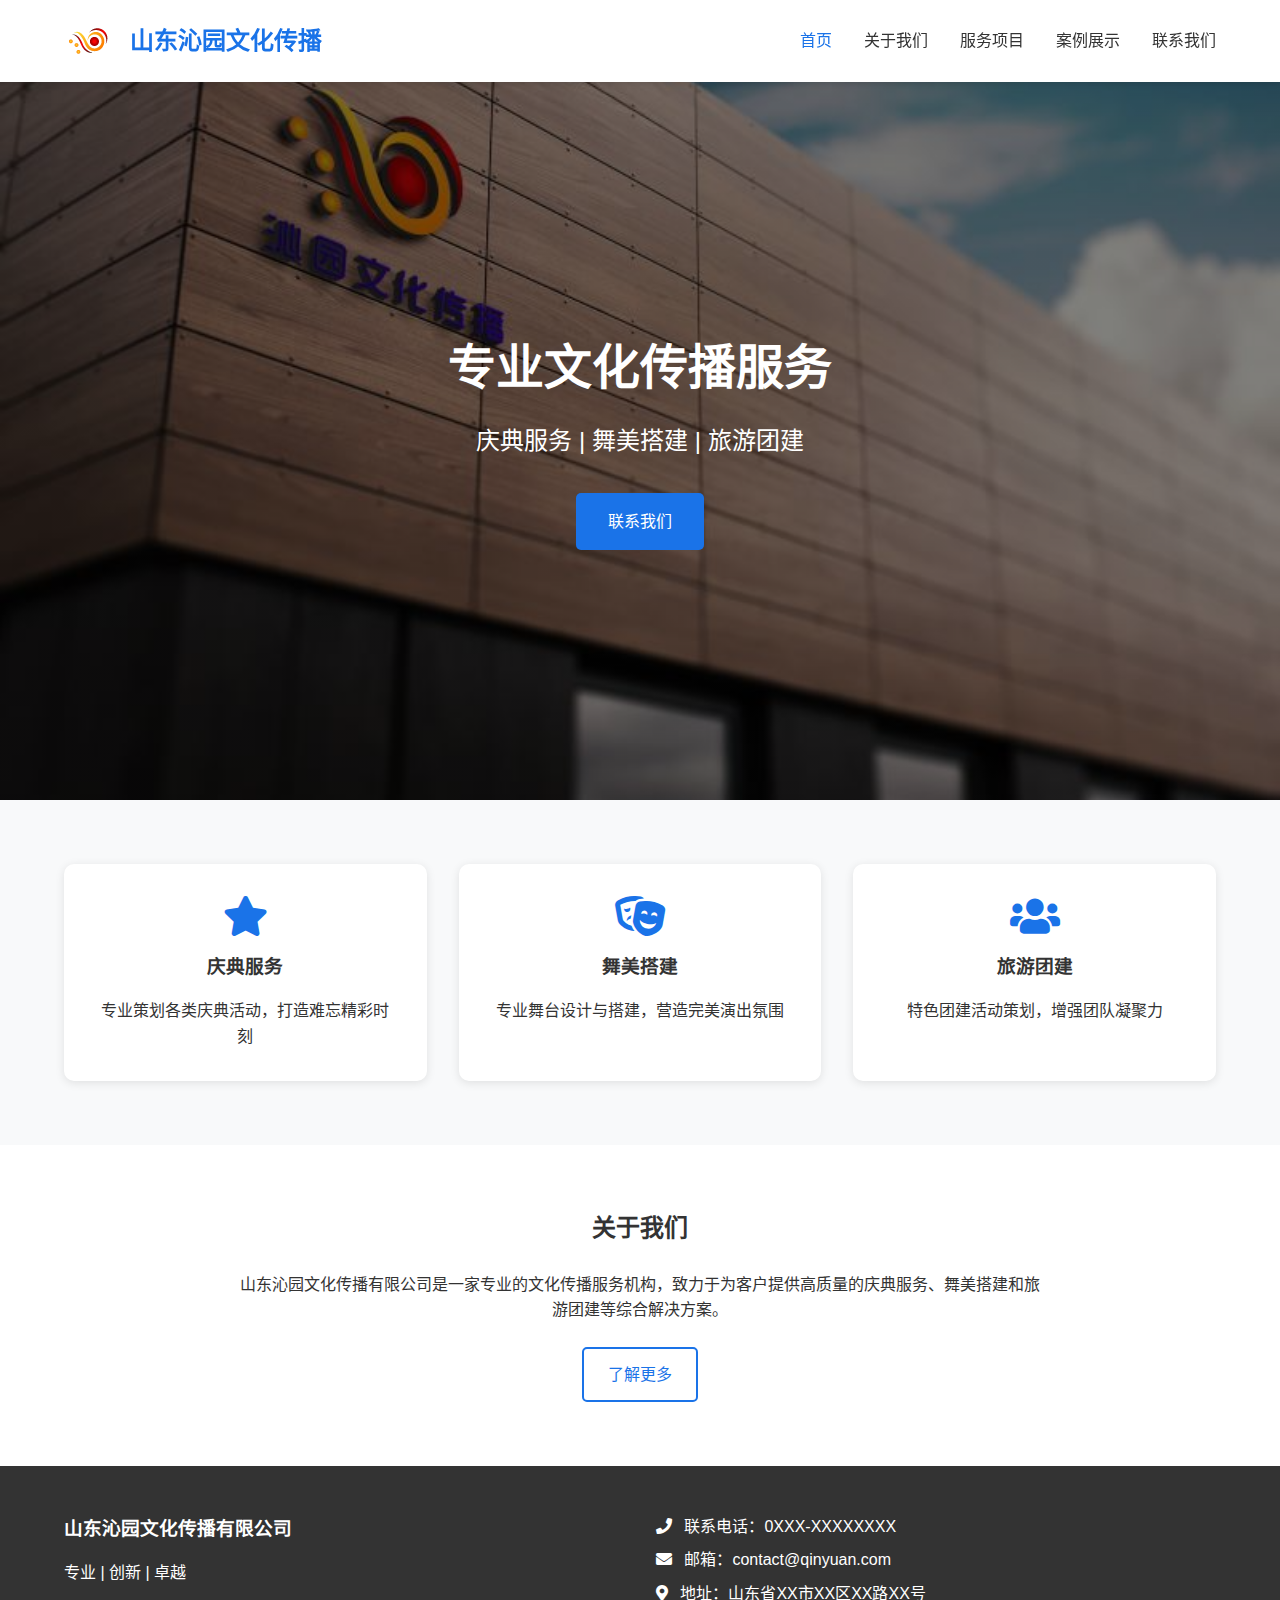
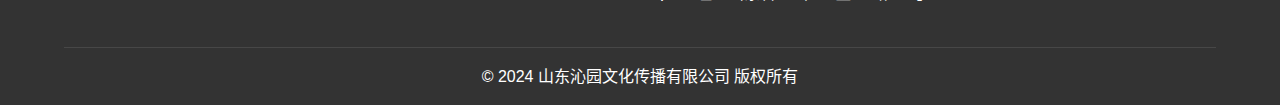
<file: index.html>
<!DOCTYPE html>
<html lang="zh-CN">
<head>
    <meta charset="UTF-8">
    <meta name="viewport" content="width=device-width, initial-scale=1.0">
    <title>山东沁园文化传播有限公司 - 首页</title>
    <link rel="stylesheet" href="css/style.css">
    <link rel="stylesheet" href="https://cdnjs.cloudflare.com/ajax/libs/font-awesome/5.15.4/css/all.min.css">
</head>
<body>
    <header>
        <nav class="navbar">
            <div class="logo">
                <img src="images/logo.png" alt="山东沁园文化传播有限公司logo">
                <h1>山东沁园文化传播</h1>
            </div>
            <ul class="nav-links">
                <li><a href="index.html" class="active">首页</a></li>
                <li><a href="about.html">关于我们</a></li>
                <li><a href="services.html">服务项目</a></li>
                <li><a href="cases.html">案例展示</a></li>
                <li><a href="contact.html">联系我们</a></li>
            </ul>
            <div class="burger">
                <div class="line1"></div>
                <div class="line2"></div>
                <div class="line3"></div>
            </div>
        </nav>
    </header>

    <main>
        <section class="hero">
            <div class="hero-content">
                <h1>专业文化传播服务</h1>
                <p>庆典服务 | 舞美搭建 | 旅游团建</p>
                <a href="contact.html" class="cta-button">联系我们</a>
            </div>
        </section>

        <section class="features">
            <div class="feature-container">
                <div class="feature">
                    <i class="fas fa-star"></i>
                    <h3>庆典服务</h3>
                    <p>专业策划各类庆典活动，打造难忘精彩时刻</p>
                </div>
                <div class="feature">
                    <i class="fas fa-theater-masks"></i>
                    <h3>舞美搭建</h3>
                    <p>专业舞台设计与搭建，营造完美演出氛围</p>
                </div>
                <div class="feature">
                    <i class="fas fa-users"></i>
                    <h3>旅游团建</h3>
                    <p>特色团建活动策划，增强团队凝聚力</p>
                </div>
            </div>
        </section>

        <section class="about-preview">
            <div class="about-content">
                <h2>关于我们</h2>
                <p>山东沁园文化传播有限公司是一家专业的文化传播服务机构，致力于为客户提供高质量的庆典服务、舞美搭建和旅游团建等综合解决方案。</p>
                <a href="about.html" class="learn-more">了解更多</a>
            </div>
        </section>
    </main>

    <footer>
        <div class="footer-content">
            <div class="footer-info">
                <h3>山东沁园文化传播有限公司</h3>
                <p>专业 | 创新 | 卓越</p>
            </div>
            <div class="footer-contact">
                <p><i class="fas fa-phone"></i> 联系电话：0XXX-XXXXXXXX</p>
                <p><i class="fas fa-envelope"></i> 邮箱：contact@qinyuan.com</p>
                <p><i class="fas fa-map-marker-alt"></i> 地址：山东省XX市XX区XX路XX号</p>
            </div>
        </div>
        <div class="footer-bottom">
            <p>&copy; 2024 山东沁园文化传播有限公司 版权所有</p>
        </div>
    </footer>

    <script src="js/main.js"></script>
</body>
</html>
</file>
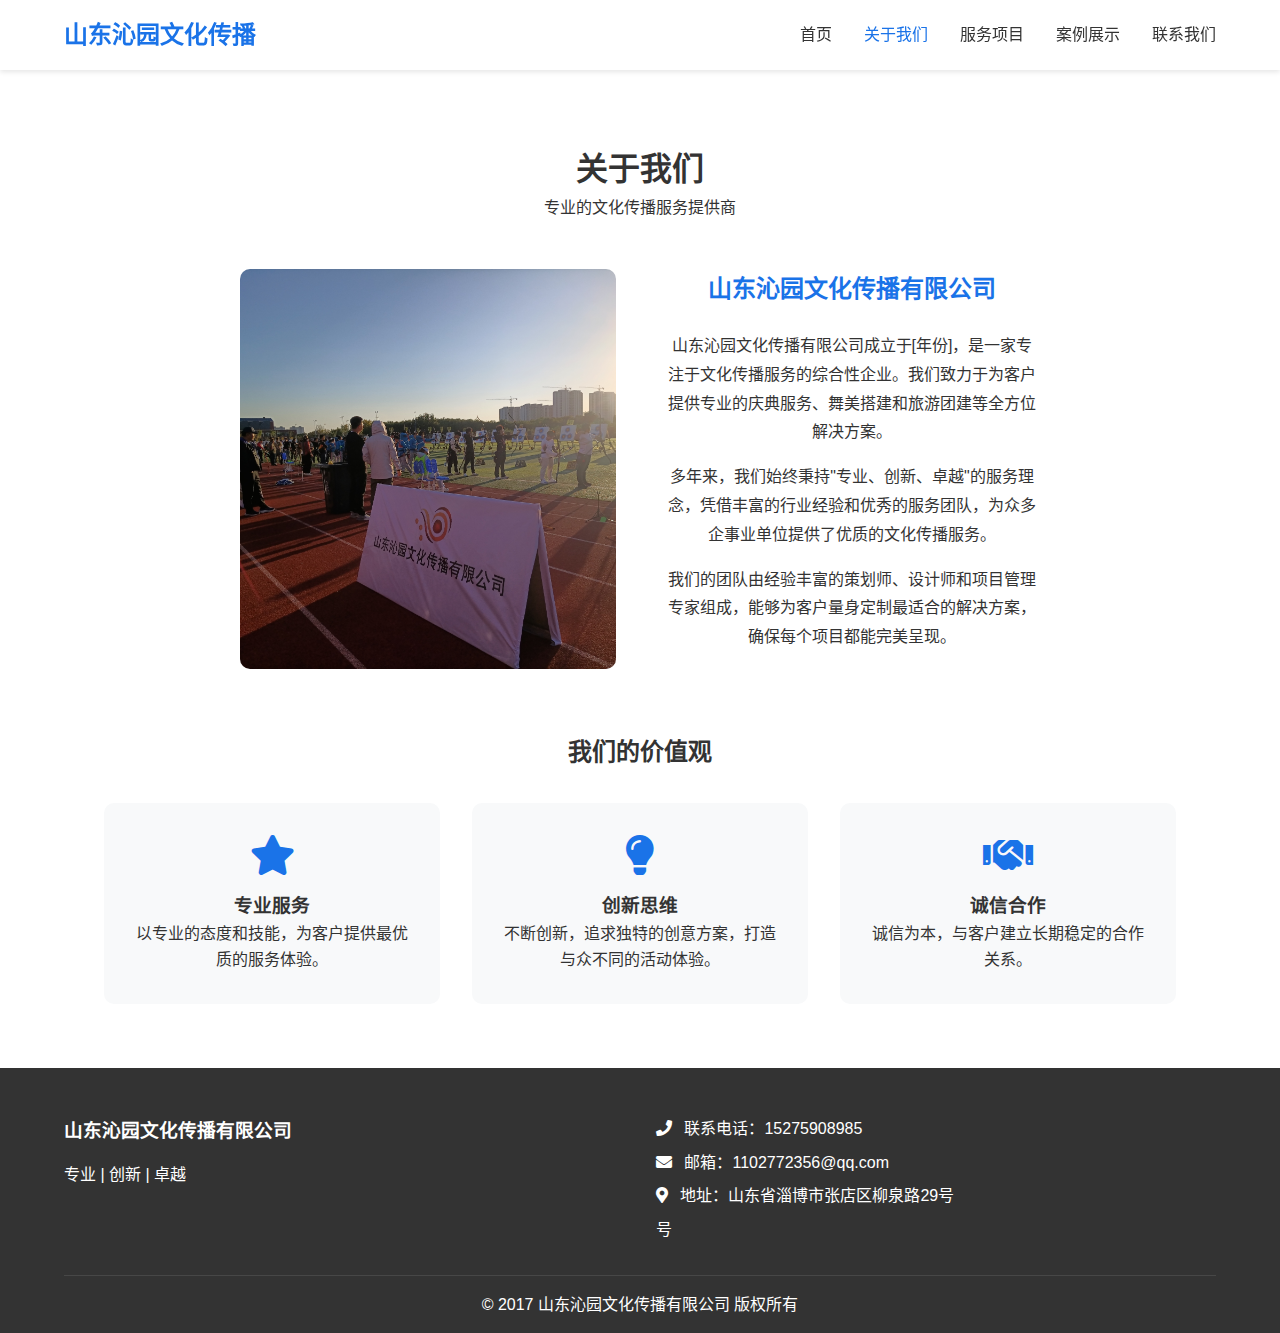
<file: about.html>
<!DOCTYPE html>
<html lang="zh-CN">
<head>
    <meta charset="UTF-8">
    <meta name="viewport" content="width=device-width, initial-scale=1.0">
    <title>关于我们 - 山东沁园文化传播有限公司</title>
    <link rel="stylesheet" href="css/style.css">
    <link rel="stylesheet" href="https://cdnjs.cloudflare.com/ajax/libs/font-awesome/5.15.4/css/all.min.css">
    <style>
        .about-section {
            padding: 4rem 5%;
            max-width: 1200px;
            margin: 0 auto;
        }

        .about-header {
            text-align: center;
            margin-bottom: 3rem;
        }

        .about-content {
            display: grid;
            grid-template-columns: 1fr 1fr;
            gap: 3rem;
            align-items: center;
        }

        .about-image {
            width: 100%;
            height: 400px;
            object-fit: cover;
            border-radius: 10px;
        }

        .about-text h2 {
            color: #1a73e8;
            margin-bottom: 1.5rem;
        }

        .about-text p {
            margin-bottom: 1rem;
            line-height: 1.8;
        }

        .values {
            margin-top: 4rem;
            text-align: center;
        }

        .values-grid {
            display: grid;
            grid-template-columns: repeat(3, 1fr);
            gap: 2rem;
            margin-top: 2rem;
        }

        .value-item {
            padding: 2rem;
            background-color: #f8f9fa;
            border-radius: 10px;
        }

        .value-item i {
            font-size: 2.5rem;
            color: #1a73e8;
            margin-bottom: 1rem;
        }

        @media screen and (max-width: 768px) {
            .about-content {
                grid-template-columns: 1fr;
            }

            .values-grid {
                grid-template-columns: 1fr;
            }
        }
    </style>
</head>
<body>
    <header>
        <nav class="navbar">
            <div class="logo">
                <h1>山东沁园文化传播</h1>
            </div>
            <ul class="nav-links">
                <li><a href="index.html">首页</a></li>
                <li><a href="about.html" class="active">关于我们</a></li>
                <li><a href="services.html">服务项目</a></li>
                <li><a href="cases.html">案例展示</a></li>
                <li><a href="contact.html">联系我们</a></li>
            </ul>
            <div class="burger">
                <div class="line1"></div>
                <div class="line2"></div>
                <div class="line3"></div>
            </div>
        </nav>
    </header>

    <main>
        <section class="about-section">
            <div class="about-header">
                <h1>关于我们</h1>
                <p>专业的文化传播服务提供商</p>
            </div>

            <div class="about-content">
                <img src="images/about.jpg" alt="公司简介" class="about-image">
                <div class="about-text">
                    <h2>山东沁园文化传播有限公司</h2>
                    <p>山东沁园文化传播有限公司成立于[年份]，是一家专注于文化传播服务的综合性企业。我们致力于为客户提供专业的庆典服务、舞美搭建和旅游团建等全方位解决方案。</p>
                    <p>多年来，我们始终秉持"专业、创新、卓越"的服务理念，凭借丰富的行业经验和优秀的服务团队，为众多企事业单位提供了优质的文化传播服务。</p>
                    <p>我们的团队由经验丰富的策划师、设计师和项目管理专家组成，能够为客户量身定制最适合的解决方案，确保每个项目都能完美呈现。</p>
                </div>
            </div>

            <div class="values">
                <h2>我们的价值观</h2>
                <div class="values-grid">
                    <div class="value-item">
                        <i class="fas fa-star"></i>
                        <h3>专业服务</h3>
                        <p>以专业的态度和技能，为客户提供最优质的服务体验。</p>
                    </div>
                    <div class="value-item">
                        <i class="fas fa-lightbulb"></i>
                        <h3>创新思维</h3>
                        <p>不断创新，追求独特的创意方案，打造与众不同的活动体验。</p>
                    </div>
                    <div class="value-item">
                        <i class="fas fa-handshake"></i>
                        <h3>诚信合作</h3>
                        <p>诚信为本，与客户建立长期稳定的合作关系。</p>
                    </div>
                </div>
            </div>
        </section>
    </main>

    <footer>
        <div class="footer-content">
            <div class="footer-info">
                <h3>山东沁园文化传播有限公司</h3>
                <p>专业 | 创新 | 卓越</p>
            </div>
            <div class="footer-contact">
                <p><i class="fas fa-phone"></i> 联系电话：15275908985</p>
                <p><i class="fas fa-envelope"></i> 邮箱：1102772356@qq.com</p>
                <p><i class="fas fa-map-marker-alt"></i> 地址：山东省淄博市张店区柳泉路29号</p>号
            </div>
        </div>
        <div class="footer-bottom">
            <p>&copy; 2017 山东沁园文化传播有限公司 版权所有</p>
        </div>
    </footer>

    <script src="js/main.js"></script>
</body>
</html>
</file>
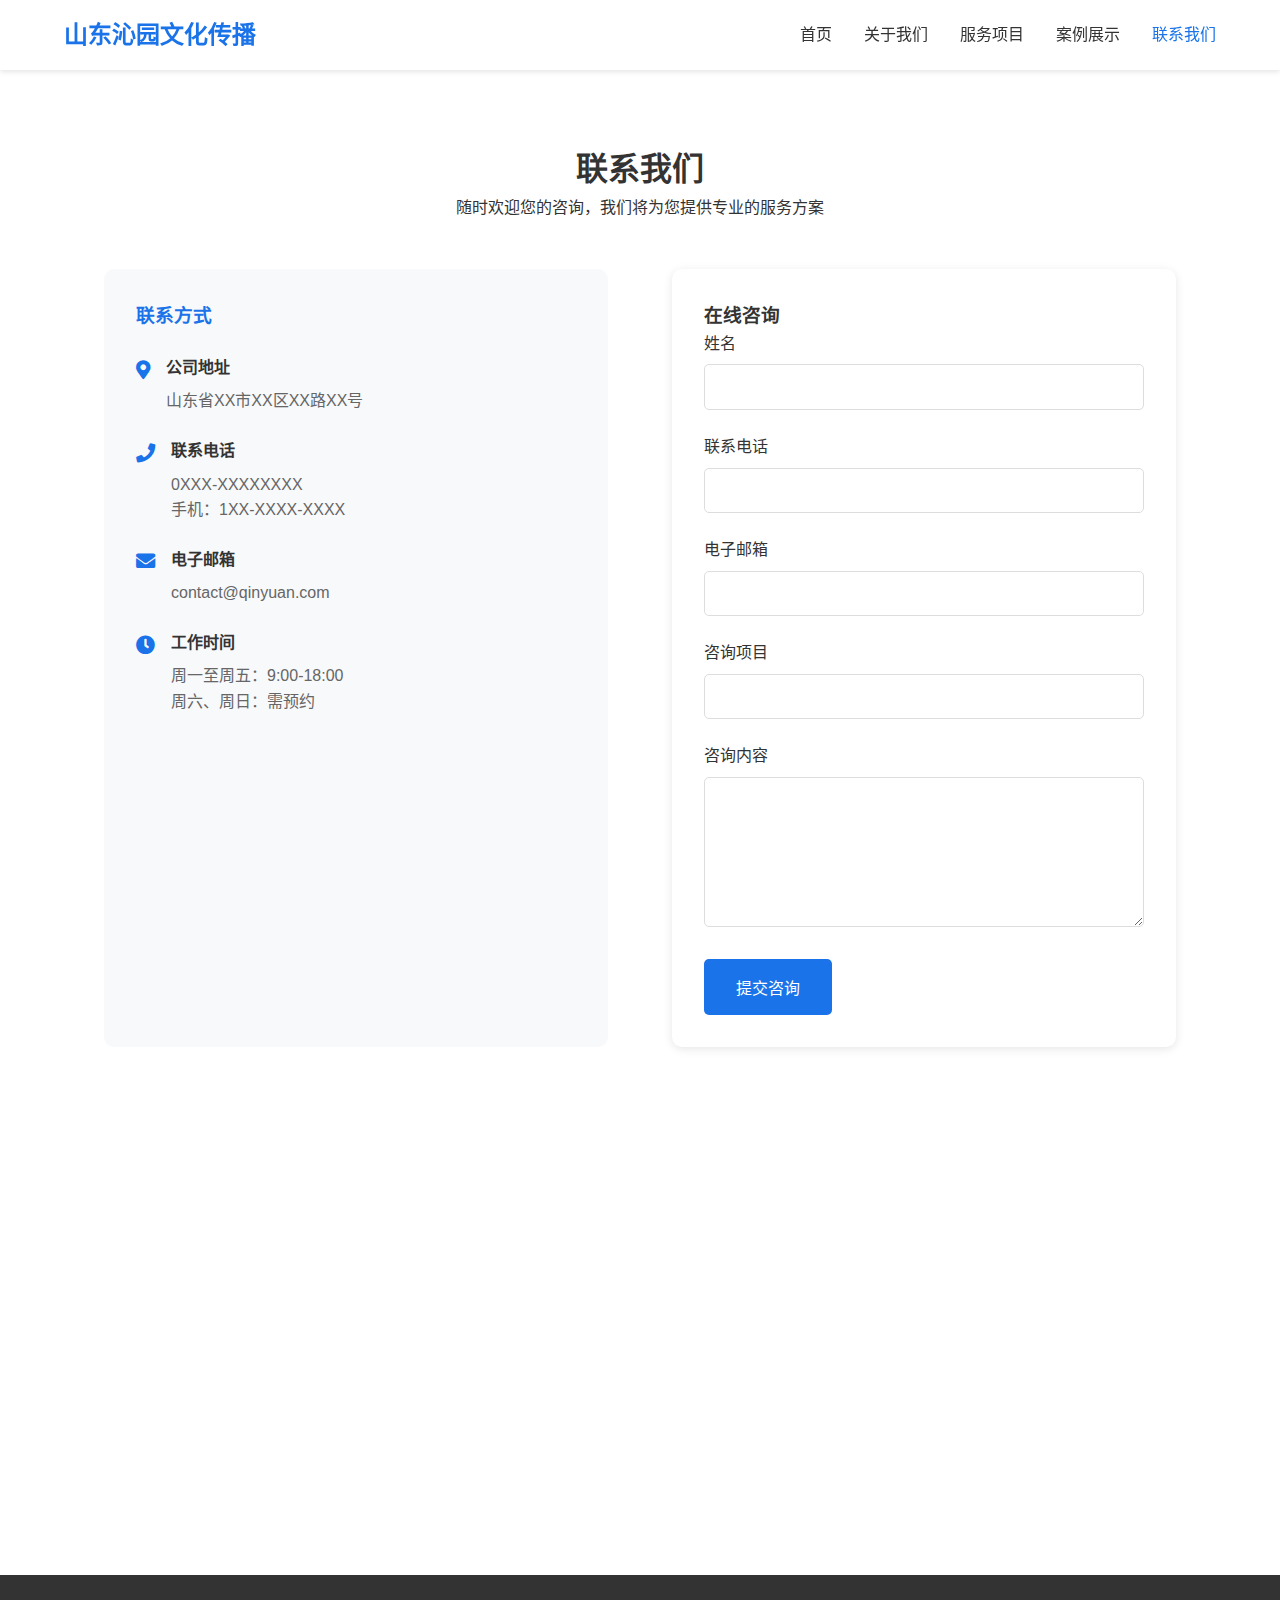
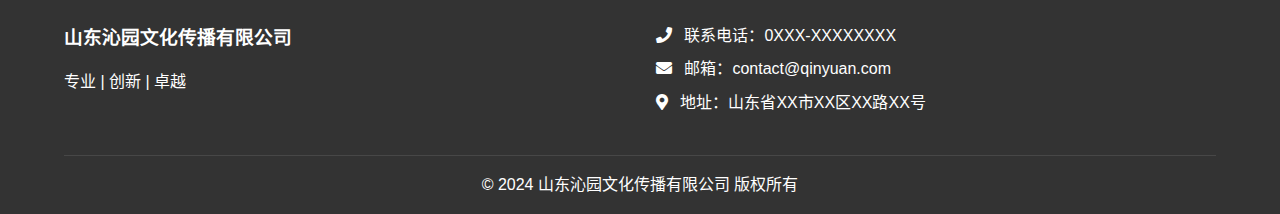
<file: contact.html>
<!DOCTYPE html>
<html lang="zh-CN">
<head>
    <meta charset="UTF-8">
    <meta name="viewport" content="width=device-width, initial-scale=1.0">
    <title>联系我们 - 山东沁园文化传播有限公司</title>
    <link rel="stylesheet" href="css/style.css">
    <link rel="stylesheet" href="https://cdnjs.cloudflare.com/ajax/libs/font-awesome/5.15.4/css/all.min.css">
    <style>
        .contact-section {
            padding: 4rem 5%;
            max-width: 1200px;
            margin: 0 auto;
        }

        .contact-header {
            text-align: center;
            margin-bottom: 3rem;
        }

        .contact-content {
            display: grid;
            grid-template-columns: 1fr 1fr;
            gap: 4rem;
        }

        .contact-info {
            padding: 2rem;
            background-color: #f8f9fa;
            border-radius: 10px;
        }

        .contact-info h3 {
            color: #1a73e8;
            margin-bottom: 1.5rem;
        }

        .info-item {
            display: flex;
            align-items: flex-start;
            margin-bottom: 1.5rem;
        }

        .info-item i {
            color: #1a73e8;
            font-size: 1.2rem;
            margin-right: 1rem;
            margin-top: 0.3rem;
        }

        .info-item div h4 {
            margin-bottom: 0.5rem;
        }

        .info-item div p {
            color: #666;
            line-height: 1.6;
        }

        .contact-form {
            padding: 2rem;
            background-color: #fff;
            border-radius: 10px;
            box-shadow: 0 2px 10px rgba(0,0,0,0.1);
        }

        .form-group {
            margin-bottom: 1.5rem;
        }

        .form-group label {
            display: block;
            margin-bottom: 0.5rem;
            color: #333;
        }

        .form-group input,
        .form-group textarea {
            width: 100%;
            padding: 0.8rem;
            border: 1px solid #ddd;
            border-radius: 5px;
            font-size: 1rem;
            transition: border-color 0.3s ease;
        }

        .form-group input:focus,
        .form-group textarea:focus {
            outline: none;
            border-color: #1a73e8;
        }

        .form-group textarea {
            height: 150px;
            resize: vertical;
        }

        .submit-btn {
            display: inline-block;
            padding: 1rem 2rem;
            background-color: #1a73e8;
            color: #fff;
            border: none;
            border-radius: 5px;
            cursor: pointer;
            font-size: 1rem;
            transition: background-color 0.3s ease;
        }

        .submit-btn:hover {
            background-color: #1557b0;
        }

        .map-container {
            margin-top: 4rem;
            border-radius: 10px;
            overflow: hidden;
            height: 400px;
        }

        .map-container iframe {
            width: 100%;
            height: 100%;
            border: none;
        }

        @media screen and (max-width: 768px) {
            .contact-content {
                grid-template-columns: 1fr;
                gap: 2rem;
            }
        }
    </style>
</head>
<body>
    <header>
        <nav class="navbar">
            <div class="logo">
                <h1>山东沁园文化传播</h1>
            </div>
            <ul class="nav-links">
                <li><a href="index.html">首页</a></li>
                <li><a href="about.html">关于我们</a></li>
                <li><a href="services.html">服务项目</a></li>
                <li><a href="cases.html">案例展示</a></li>
                <li><a href="contact.html" class="active">联系我们</a></li>
            </ul>
            <div class="burger">
                <div class="line1"></div>
                <div class="line2"></div>
                <div class="line3"></div>
            </div>
        </nav>
    </header>

    <main>
        <section class="contact-section">
            <div class="contact-header">
                <h1>联系我们</h1>
                <p>随时欢迎您的咨询，我们将为您提供专业的服务方案</p>
            </div>

            <div class="contact-content">
                <div class="contact-info">
                    <h3>联系方式</h3>
                    <div class="info-item">
                        <i class="fas fa-map-marker-alt"></i>
                        <div>
                            <h4>公司地址</h4>
                            <p>山东省XX市XX区XX路XX号</p>
                        </div>
                    </div>
                    <div class="info-item">
                        <i class="fas fa-phone"></i>
                        <div>
                            <h4>联系电话</h4>
                            <p>0XXX-XXXXXXXX</p>
                            <p>手机：1XX-XXXX-XXXX</p>
                        </div>
                    </div>
                    <div class="info-item">
                        <i class="fas fa-envelope"></i>
                        <div>
                            <h4>电子邮箱</h4>
                            <p>contact@qinyuan.com</p>
                        </div>
                    </div>
                    <div class="info-item">
                        <i class="fas fa-clock"></i>
                        <div>
                            <h4>工作时间</h4>
                            <p>周一至周五：9:00-18:00</p>
                            <p>周六、周日：需预约</p>
                        </div>
                    </div>
                </div>

                <div class="contact-form">
                    <h3>在线咨询</h3>
                    <form id="contactForm" onsubmit="return false;">
                        <div class="form-group">
                            <label for="name">姓名</label>
                            <input type="text" id="name" name="name" required>
                        </div>
                        <div class="form-group">
                            <label for="phone">联系电话</label>
                            <input type="tel" id="phone" name="phone" required>
                        </div>
                        <div class="form-group">
                            <label for="email">电子邮箱</label>
                            <input type="email" id="email" name="email" required>
                        </div>
                        <div class="form-group">
                            <label for="subject">咨询项目</label>
                            <input type="text" id="subject" name="subject" required>
                        </div>
                        <div class="form-group">
                            <label for="message">咨询内容</label>
                            <textarea id="message" name="message" required></textarea>
                        </div>
                        <button type="submit" class="submit-btn">提交咨询</button>
                    </form>
                </div>
            </div>

            <div class="map-container">
                <!-- 这里替换成实际的地图嵌入代码 -->
                <iframe src="https://www.google.com/maps/embed?pb=!1m18!1m12!1m3!1d3391.8557150363286!2d117.12019431544384!3d36.651290979977006!2m3!1f0!2f0!3f0!3m2!1i1024!2i768!4f13.1!3m3!1m2!1s0x0%3A0x0!2zMzbCsDM5JzA0LjYiTiAxMTfCsDA3JzE2LjciRQ!5e0!3m2!1sen!2sus!4v1625647893456!5m2!1sen!2sus"></iframe>
            </div>
        </section>
    </main>

    <footer>
        <div class="footer-content">
            <div class="footer-info">
                <h3>山东沁园文化传播有限公司</h3>
                <p>专业 | 创新 | 卓越</p>
            </div>
            <div class="footer-contact">
                <p><i class="fas fa-phone"></i> 联系电话：0XXX-XXXXXXXX</p>
                <p><i class="fas fa-envelope"></i> 邮箱：contact@qinyuan.com</p>
                <p><i class="fas fa-map-marker-alt"></i> 地址：山东省XX市XX区XX路XX号</p>
            </div>
        </div>
        <div class="footer-bottom">
            <p>&copy; 2024 山东沁园文化传播有限公司 版权所有</p>
        </div>
    </footer>

    <script src="js/main.js"></script>
    <script>
        // 表单提交处理
        document.getElementById('contactForm').addEventListener('submit', function(e) {
            e.preventDefault();
            // 这里添加表单提交逻辑
            alert('感谢您的咨询，我们会尽快与您联系！');
            this.reset();
        });
    </script>
</body>
</html>
</file>
<file: css/style.css>
/* 全局样式 */
* {
    margin: 0;
    padding: 0;
    box-sizing: border-box;
}

body {
    font-family: 'Microsoft YaHei', sans-serif;
    line-height: 1.6;
    color: #333;
}

/* 导航栏样式 */
.navbar {
    background-color: #fff;
    padding: 1rem 5%;
    display: flex;
    justify-content: space-between;
    align-items: center;
    position: fixed;
    width: 100%;
    top: 0;
    z-index: 1000;
    box-shadow: 0 2px 5px rgba(0,0,0,0.1);
}

.logo {
    display: flex;
    align-items: center;
    gap: 1rem;
}

.logo img {
    height: 50px;
    width: auto;
}

.logo h1 {
    color: #1a73e8;
    font-size: 1.5rem;
    font-weight: bold;
}

.nav-links {
    display: flex;
    list-style: none;
}

.nav-links li {
    margin-left: 2rem;
}

.nav-links a {
    text-decoration: none;
    color: #333;
    font-weight: 500;
    transition: color 0.3s ease;
}

.nav-links a:hover,
.nav-links a.active {
    color: #1a73e8;
}

/* 汉堡菜单 */
.burger {
    display: none;
    cursor: pointer;
}

.burger div {
    width: 25px;
    height: 3px;
    background-color: #333;
    margin: 5px;
    transition: all 0.3s ease;
}

/* 主要内容样式 */
main {
    margin-top: 80px;
}

/* 英雄区域样式 */
.hero {
    background: linear-gradient(rgba(0,0,0,0.5), rgba(0,0,0,0.5)), url('../images/hero-bg.jpg');
    background-size: cover;
    background-position: center;
    height: 80vh;
    display: flex;
    align-items: center;
    justify-content: center;
    text-align: center;
    color: #fff;
}

.hero-content {
    padding: 2rem;
}

.hero-content h1 {
    font-size: 3rem;
    margin-bottom: 1rem;
}

.hero-content p {
    font-size: 1.5rem;
    margin-bottom: 2rem;
}

.cta-button {
    display: inline-block;
    padding: 1rem 2rem;
    background-color: #1a73e8;
    color: #fff;
    text-decoration: none;
    border-radius: 5px;
    transition: background-color 0.3s ease;
}

.cta-button:hover {
    background-color: #1557b0;
}

/* 特色服务样式 */
.features {
    padding: 4rem 5%;
    background-color: #f8f9fa;
}

.feature-container {
    display: grid;
    grid-template-columns: repeat(3, 1fr);
    gap: 2rem;
    max-width: 1200px;
    margin: 0 auto;
}

.feature {
    text-align: center;
    padding: 2rem;
    background-color: #fff;
    border-radius: 10px;
    box-shadow: 0 2px 10px rgba(0,0,0,0.1);
    transition: transform 0.3s ease;
}

.feature:hover {
    transform: translateY(-5px);
}

.feature i {
    font-size: 2.5rem;
    color: #1a73e8;
    margin-bottom: 1rem;
}

.feature h3 {
    margin-bottom: 1rem;
    color: #333;
}

/* 关于我们预览样式 */
.about-preview {
    padding: 4rem 5%;
    background-color: #fff;
}

.about-content {
    max-width: 800px;
    margin: 0 auto;
    text-align: center;
}

.about-content h2 {
    margin-bottom: 1.5rem;
    color: #333;
}

.learn-more {
    display: inline-block;
    margin-top: 1.5rem;
    padding: 0.8rem 1.5rem;
    background-color: transparent;
    border: 2px solid #1a73e8;
    color: #1a73e8;
    text-decoration: none;
    border-radius: 5px;
    transition: all 0.3s ease;
}

.learn-more:hover {
    background-color: #1a73e8;
    color: #fff;
}

/* 页脚样式 */
footer {
    background-color: #333;
    color: #fff;
    padding: 3rem 5% 1rem;
}

.footer-content {
    display: grid;
    grid-template-columns: repeat(2, 1fr);
    gap: 2rem;
    max-width: 1200px;
    margin: 0 auto;
}

.footer-info h3 {
    margin-bottom: 1rem;
}

.footer-contact p {
    margin-bottom: 0.5rem;
}

.footer-contact i {
    margin-right: 0.5rem;
}

.footer-bottom {
    margin-top: 2rem;
    padding-top: 1rem;
    text-align: center;
    border-top: 1px solid rgba(255,255,255,0.1);
}

/* 响应式设计 */
@media screen and (max-width: 768px) {
    .nav-links {
        display: none;
    }

    .burger {
        display: block;
    }

    .feature-container {
        grid-template-columns: 1fr;
    }

    .footer-content {
        grid-template-columns: 1fr;
    }

    .hero-content h1 {
        font-size: 2rem;
    }

    .hero-content p {
        font-size: 1.2rem;
    }
}
</file>
